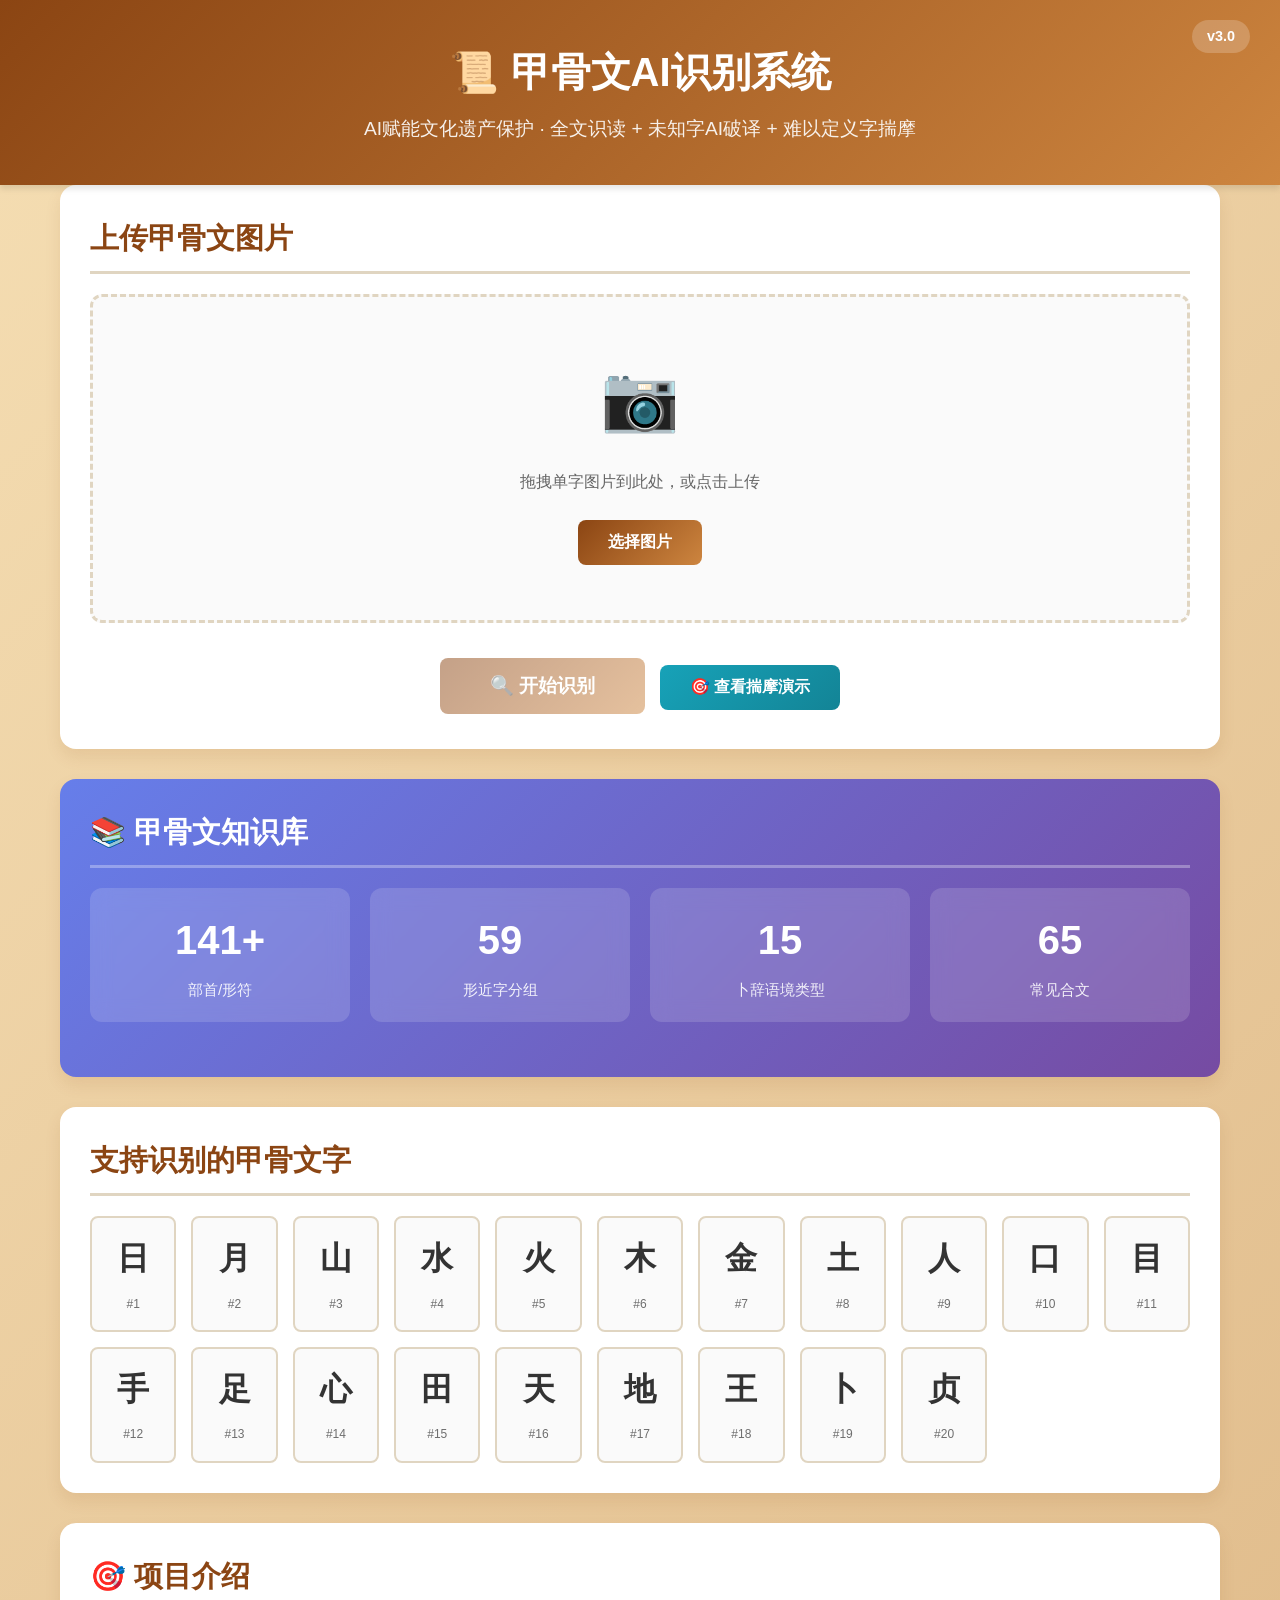
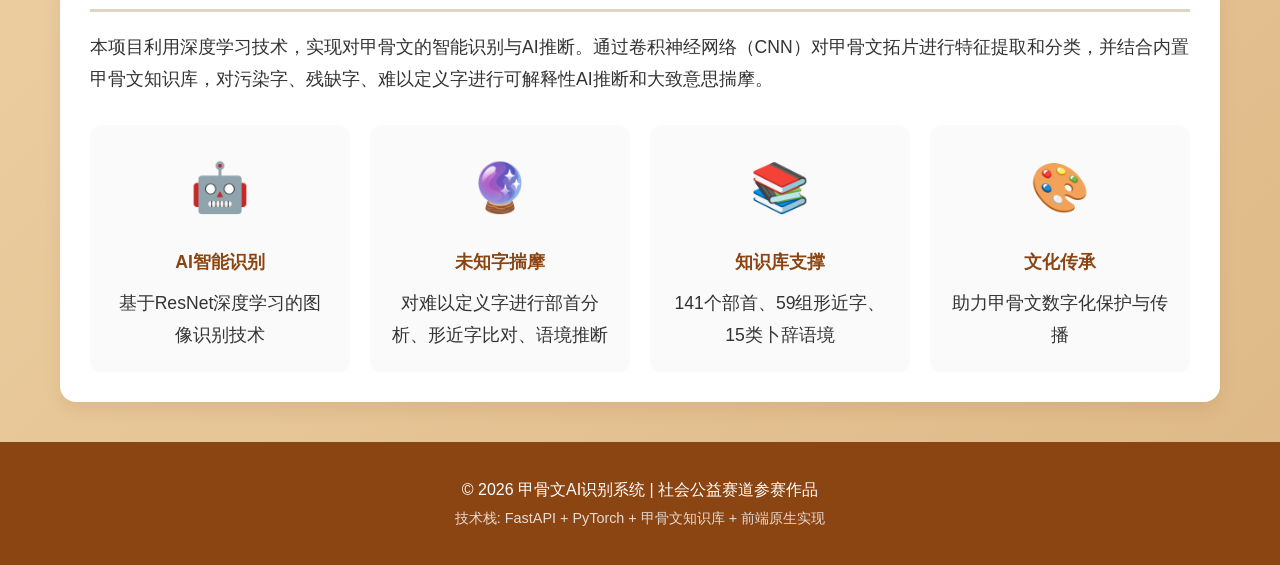
<file: frontend/index.html>
<!DOCTYPE html>
<html lang="zh-CN">
<head>
    <meta charset="UTF-8">
    <meta name="viewport" content="width=device-width, initial-scale=1.0">
    <title>甲骨文AI识别系统 v3.0</title>
    <link rel="stylesheet" href="style.css">
</head>
<body>
    <header class="header">
        <div class="container">
            <h1>📜 甲骨文AI识别系统</h1>
            <p class="subtitle">AI赋能文化遗产保护 · 全文识读 + 未知字AI破译 + 难以定义字揣摩</p>
            <div class="version-badge">v3.0</div>
        </div>
    </header>

    <main class="container">
        <section class="upload-section">
            <h2>上传甲骨文图片</h2>
            
            <div class="upload-area" id="uploadArea">
                <div class="upload-icon">📷</div>
                <p>拖拽单字图片到此处，或点击上传</p>
                <input type="file" id="fileInput" accept="image/*" hidden>
                <button class="btn btn-primary" onclick="document.getElementById('fileInput').click()">
                    选择图片
                </button>
            </div>

            <div class="preview-container" id="previewContainer" style="display: none;">
                <img id="previewImage" alt="预览图片">
                <div class="context-input">
                    <label for="contextInput">上下文文字（可选，用于语境推断）：</label>
                    <input type="text" id="contextInput" placeholder="例如：癸卯卜贞今日" maxlength="20">
                </div>
                <button class="btn btn-secondary" onclick="resetUpload()">重新上传</button>
            </div>

            <div class="actions">
                <button class="btn btn-primary btn-large" id="predictBtn" onclick="predict()" disabled>
                    🔍 开始识别
                </button>
                <button class="btn btn-demo" onclick="loadDemo()">
                    🎯 查看揣摩演示
                </button>
            </div>
        </section>

        <section class="result-section" id="resultSection" style="display: none;">
            <h2>识别结果</h2>
            
            <div class="result-card">
                <div class="status-badge" id="statusBadge">已知字</div>
                
                <div class="character-display">
                    <span id="resultChar" class="oracle-char"></span>
                </div>
                
                <div class="confidence-bar">
                    <div class="confidence-label">
                        <span>置信度</span>
                        <span id="confidenceValue">0%</span>
                    </div>
                    <div class="progress-bar">
                        <div id="confidenceProgress" class="progress-fill"></div>
                    </div>
                </div>

                <!-- 已知字：字源故事 -->
                <div class="story-section" id="storySection">
                    <h3>📖 字源故事</h3>
                    <p id="resultStory"></p>
                </div>

                <!-- 疑难字：AI揣摩分析 -->
                <div class="inference-section" id="inferenceSection" style="display: none;">
                    <h3>🔮 AI揣摩分析报告</h3>
                    
                    <div class="inference-summary">
                        <p id="roughMeaning"></p>
                    </div>

                    <div class="analysis-grid">
                        <div class="analysis-card">
                            <h4>📊 污染评估</h4>
                            <p id="pollutionStatus"></p>
                        </div>
                        
                        <div class="analysis-card">
                            <h4>🔍 部首/形符分析</h4>
                            <div id="radicalAnalysis"></div>
                        </div>
                        
                        <div class="analysis-card">
                            <h4>📝 形近字参考</h4>
                            <div id="similarChars"></div>
                        </div>
                        
                        <div class="analysis-card">
                            <h4>🌐 语境推断</h4>
                            <div id="contextHints"></div>
                        </div>
                        
                        <div class="analysis-card">
                            <h4>🔗 合文检测</h4>
                            <div id="hewenAnalysis"></div>
                        </div>
                        
                        <div class="analysis-card">
                            <h4>💡 综合建议</h4>
                            <div id="suggestions"></div>
                        </div>
                    </div>

                    <div class="explanation-text">
                        <h4>📋 详细分析报告</h4>
                        <pre id="explanationText"></pre>
                    </div>
                </div>

                <div class="predictions-section">
                    <h3>🎯 其他可能候选</h3>
                    <ul id="otherPredictions" class="prediction-list"></ul>
                </div>
            </div>
        </section>

        <section class="knowledge-section">
            <h2>📚 甲骨文知识库</h2>
            <div class="knowledge-stats" id="knowledgeStats">
                <div class="stat-card">
                    <span class="stat-number" id="radicalCount">-</span>
                    <span class="stat-label">部首/形符</span>
                </div>
                <div class="stat-card">
                    <span class="stat-number">59</span>
                    <span class="stat-label">形近字分组</span>
                </div>
                <div class="stat-card">
                    <span class="stat-number">15</span>
                    <span class="stat-label">卜辞语境类型</span>
                </div>
                <div class="stat-card">
                    <span class="stat-number">65</span>
                    <span class="stat-label">常见合文</span>
                </div>
            </div>
            <div id="knowledgeCategories" class="knowledge-categories"></div>
        </section>

        <section class="classes-section">
            <h2>支持识别的甲骨文字</h2>
            <div id="classesGrid" class="classes-grid">
            </div>
        </section>

        <section class="about-section">
            <h2>🎯 项目介绍</h2>
            <div class="about-content">
                <p>本项目利用深度学习技术，实现对甲骨文的智能识别与AI推断。通过卷积神经网络（CNN）对甲骨文拓片进行特征提取和分类，并结合内置甲骨文知识库，对污染字、残缺字、难以定义字进行可解释性AI推断和大致意思揣摩。</p>
                
                <div class="features">
                    <div class="feature">
                        <span class="feature-icon">🤖</span>
                        <h4>AI智能识别</h4>
                        <p>基于ResNet深度学习的图像识别技术</p>
                    </div>
                    <div class="feature">
                        <span class="feature-icon">🔮</span>
                        <h4>未知字揣摩</h4>
                        <p>对难以定义字进行部首分析、形近字比对、语境推断</p>
                    </div>
                    <div class="feature">
                        <span class="feature-icon">📚</span>
                        <h4>知识库支撑</h4>
                        <p>141个部首、59组形近字、15类卜辞语境</p>
                    </div>
                    <div class="feature">
                        <span class="feature-icon">🎨</span>
                        <h4>文化传承</h4>
                        <p>助力甲骨文数字化保护与传播</p>
                    </div>
                </div>
            </div>
        </section>
    </main>

    <footer class="footer">
        <div class="container">
            <p>© 2026 甲骨文AI识别系统 | 社会公益赛道参赛作品</p>
            <p class="tech-info">技术栈: FastAPI + PyTorch + 甲骨文知识库 + 前端原生实现</p>
        </div>
    </footer>

    <script src="app.js"></script>
</body>
</html>
</file>
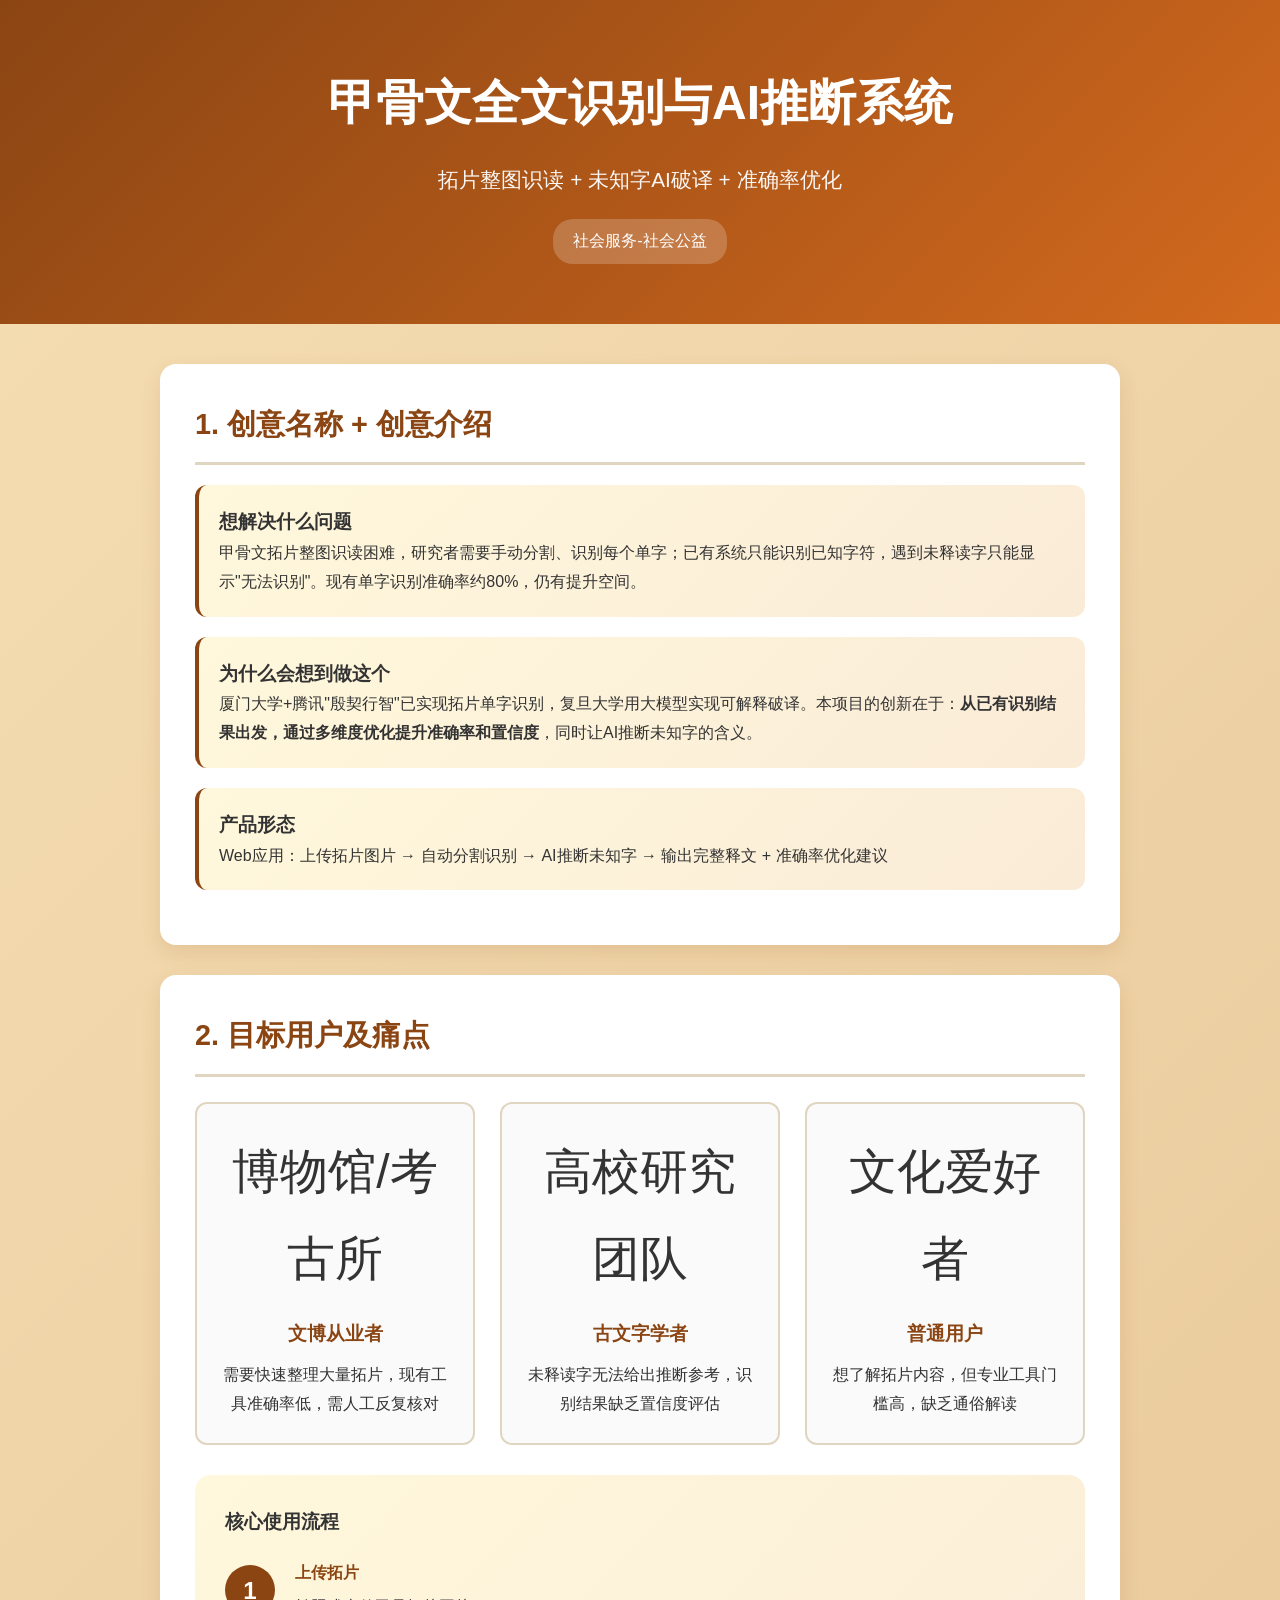
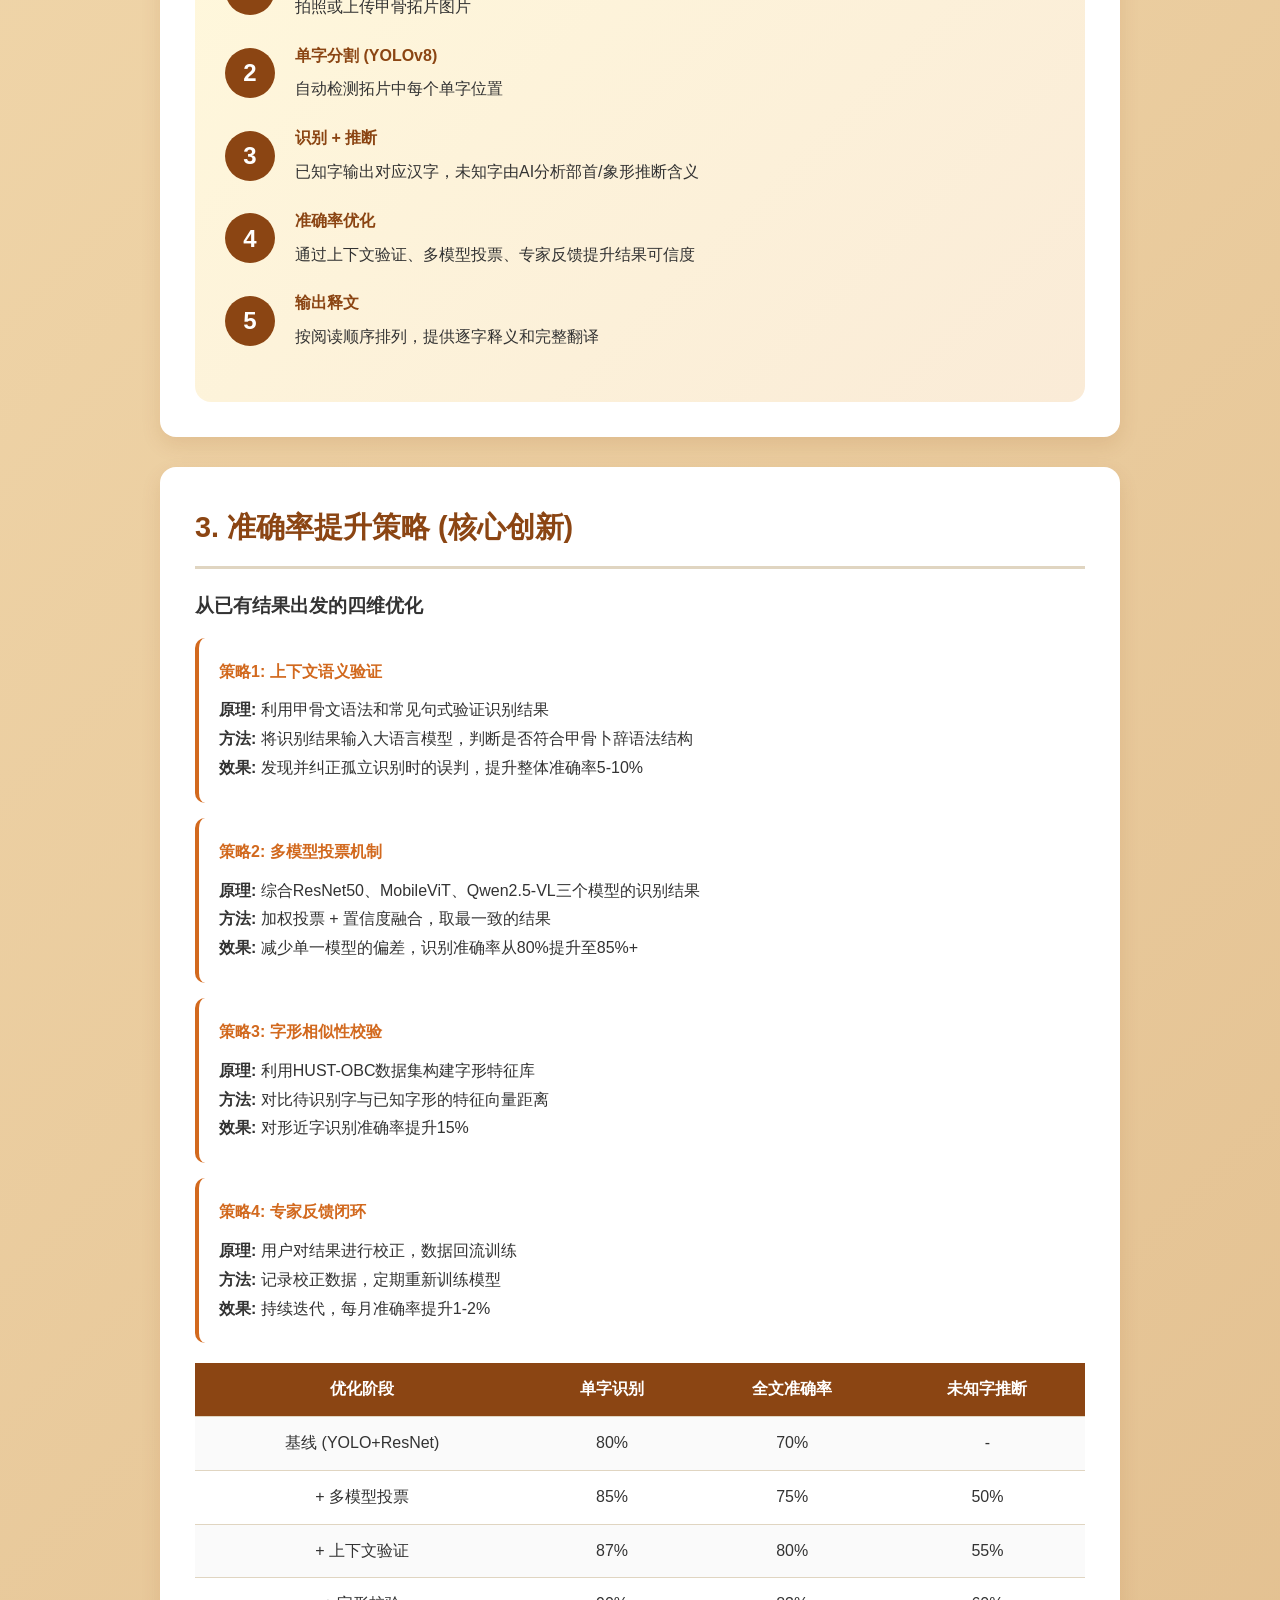
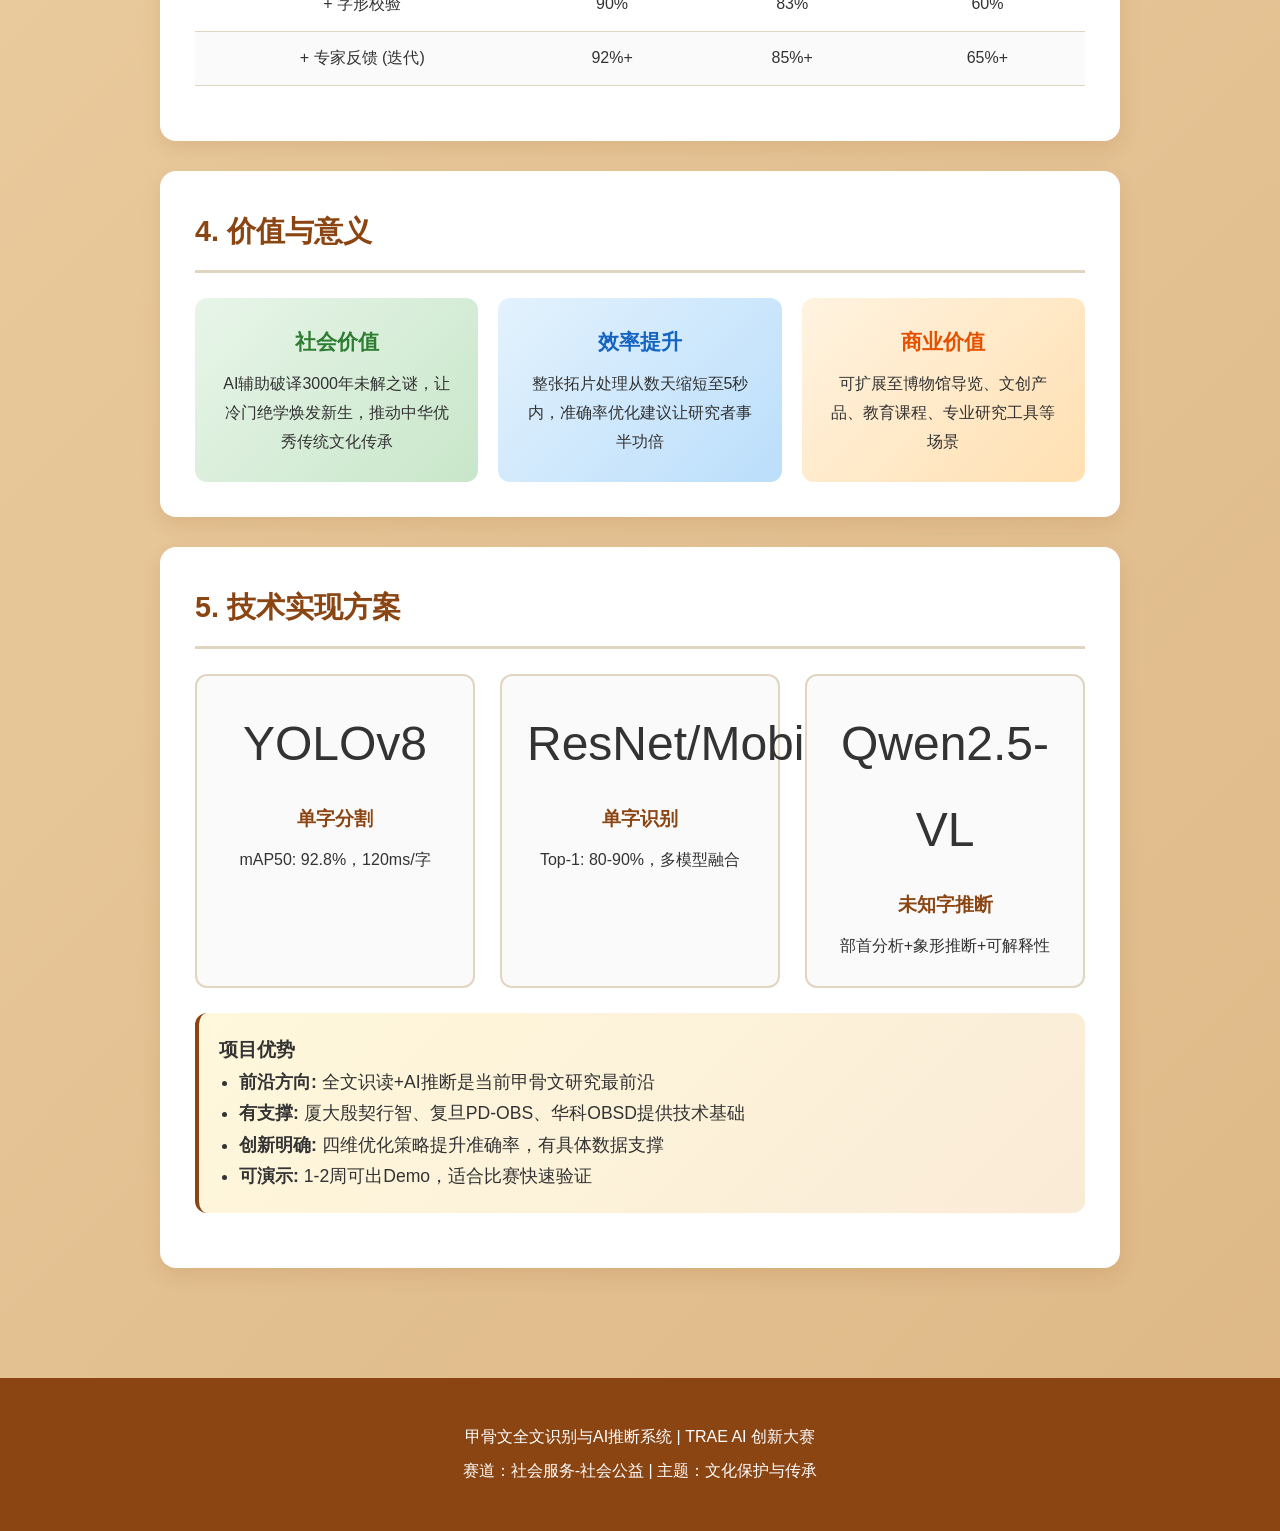
<file: 创意提案.html>
<!DOCTYPE html>
<html lang="zh-CN">
<head>
    <meta charset="UTF-8">
    <meta name="viewport" content="width=device-width, initial-scale=1.0">
    <title>甲骨文全文识别系统 - 创意提案</title>
    <style>
        :root {
            --primary: #8B4513;
            --secondary: #D2691E;
            --bg: #FDF5E6;
            --card: #FFFFFF;
            --text: #333333;
            --text-light: #666666;
            --border: #E0D5C1;
        }

        * {
            margin: 0;
            padding: 0;
            box-sizing: border-box;
        }

        body {
            font-family: 'Segoe UI', 'Microsoft YaHei', sans-serif;
            background: linear-gradient(135deg, #F5DEB3 0%, #DEB887 100%);
            color: var(--text);
            line-height: 1.8;
            min-height: 100vh;
        }

        .header {
            background: linear-gradient(135deg, var(--primary), var(--secondary));
            color: white;
            padding: 60px 20px;
            text-align: center;
        }

        .header h1 {
            font-size: 3rem;
            margin-bottom: 15px;
        }

        .header .subtitle {
            font-size: 1.3rem;
            opacity: 0.95;
        }

        .tag {
            display: inline-block;
            background: rgba(255,255,255,0.2);
            padding: 8px 20px;
            border-radius: 20px;
            margin-top: 20px;
            font-size: 1rem;
        }

        .container {
            max-width: 1000px;
            margin: 0 auto;
            padding: 40px 20px;
        }

        .section {
            background: var(--card);
            border-radius: 16px;
            padding: 35px;
            margin-bottom: 30px;
            box-shadow: 0 8px 20px rgba(139, 69, 19, 0.12);
        }

        .section h2 {
            color: var(--primary);
            font-size: 1.8rem;
            margin-bottom: 20px;
            padding-bottom: 12px;
            border-bottom: 3px solid var(--border);
        }

        .highlight {
            background: linear-gradient(135deg, #FFF8DC, #FAEBD7);
            padding: 20px;
            border-radius: 12px;
            border-left: 4px solid var(--primary);
            margin: 20px 0;
        }

        .features {
            display: grid;
            grid-template-columns: repeat(auto-fit, minmax(280px, 1fr));
            gap: 25px;
            margin-top: 25px;
        }

        .feature-card {
            background: #FAFAFA;
            padding: 25px;
            border-radius: 12px;
            text-align: center;
            transition: all 0.3s ease;
            border: 2px solid var(--border);
        }

        .feature-card:hover {
            transform: translateY(-5px);
            box-shadow: 0 8px 16px rgba(0,0,0,0.1);
            border-color: var(--primary);
        }

        .feature-icon {
            font-size: 3rem;
            margin-bottom: 15px;
            display: block;
        }

        .feature-card h3 {
            color: var(--primary);
            margin-bottom: 10px;
        }

        .user-flow {
            background: linear-gradient(135deg, #FFF8DC, #FAEBD7);
            padding: 30px;
            border-radius: 16px;
            margin-top: 25px;
        }

        .flow-step {
            display: flex;
            align-items: center;
            margin: 20px 0;
        }

        .flow-number {
            width: 50px;
            height: 50px;
            background: var(--primary);
            color: white;
            border-radius: 50%;
            display: flex;
            align-items: center;
            justify-content: center;
            font-size: 1.5rem;
            font-weight: bold;
            flex-shrink: 0;
            margin-right: 20px;
        }

        .flow-content {
            flex: 1;
        }

        .flow-content h4 {
            color: var(--primary);
            margin-bottom: 5px;
        }

        .value-grid {
            display: grid;
            grid-template-columns: repeat(auto-fit, minmax(250px, 1fr));
            gap: 20px;
            margin-top: 25px;
        }

        .value-card {
            padding: 25px;
            border-radius: 12px;
            text-align: center;
        }

        .value-card.social {
            background: linear-gradient(135deg, #E8F5E9, #C8E6C9);
        }

        .value-card.efficiency {
            background: linear-gradient(135deg, #E3F2FD, #BBDEFB);
        }

        .value-card.commercial {
            background: linear-gradient(135deg, #FFF3E0, #FFE0B2);
        }

        .value-card h3 {
            font-size: 1.3rem;
            margin-bottom: 10px;
        }

        .value-card.social h3 { color: #2E7D32; }
        .value-card.efficiency h3 { color: #1565C0; }
        .value-card.commercial h3 { color: #E65100; }

        .accuracy-table {
            width: 100%;
            border-collapse: collapse;
            margin: 20px 0;
        }

        .accuracy-table th, .accuracy-table td {
            padding: 12px;
            text-align: center;
            border-bottom: 1px solid var(--border);
        }

        .accuracy-table th {
            background: var(--primary);
            color: white;
        }

        .accuracy-table tr:nth-child(even) {
            background: #FAFAFA;
        }

        .improve-step {
            background: white;
            padding: 20px;
            margin: 15px 0;
            border-radius: 10px;
            border-left: 4px solid var(--secondary);
        }

        .improve-step h4 {
            color: var(--secondary);
            margin-bottom: 10px;
        }

        .footer {
            background: var(--primary);
            color: white;
            text-align: center;
            padding: 40px 20px;
            margin-top: 40px;
        }

        .footer p {
            margin: 5px 0;
        }

        @media (max-width: 768px) {
            .header h1 { font-size: 2rem; }
            .section { padding: 20px; }
            .section h2 { font-size: 1.5rem; }
        }
    </style>
</head>
<body>
    <header class="header">
        <h1>甲骨文全文识别与AI推断系统</h1>
        <p class="subtitle">拓片整图识读 + 未知字AI破译 + 准确率优化</p>
        <span class="tag">社会服务-社会公益</span>
    </header>

    <main class="container">
        <section class="section">
            <h2>1. 创意名称 + 创意介绍</h2>
            
            <div class="highlight">
                <h3>想解决什么问题</h3>
                <p>甲骨文拓片整图识读困难，研究者需要手动分割、识别每个单字；已有系统只能识别已知字符，遇到未释读字只能显示"无法识别"。现有单字识别准确率约80%，仍有提升空间。</p>
            </div>

            <div class="highlight">
                <h3>为什么会想到做这个</h3>
                <p>厦门大学+腾讯"殷契行智"已实现拓片单字识别，复旦大学用大模型实现可解释破译。本项目的创新在于：<strong>从已有识别结果出发，通过多维度优化提升准确率和置信度</strong>，同时让AI推断未知字的含义。</p>
            </div>

            <div class="highlight">
                <h3>产品形态</h3>
                <p>Web应用：上传拓片图片 → 自动分割识别 → AI推断未知字 → 输出完整释文 + 准确率优化建议</p>
            </div>
        </section>

        <section class="section">
            <h2>2. 目标用户及痛点</h2>
            
            <div class="features">
                <div class="feature-card">
                    <span class="feature-icon">博物馆/考古所</span>
                    <h3>文博从业者</h3>
                    <p>需要快速整理大量拓片，现有工具准确率低，需人工反复核对</p>
                </div>
                <div class="feature-card">
                    <span class="feature-icon">高校研究团队</span>
                    <h3>古文字学者</h3>
                    <p>未释读字无法给出推断参考，识别结果缺乏置信度评估</p>
                </div>
                <div class="feature-card">
                    <span class="feature-icon">文化爱好者</span>
                    <h3>普通用户</h3>
                    <p>想了解拓片内容，但专业工具门槛高，缺乏通俗解读</p>
                </div>
            </div>

            <div class="user-flow" style="margin-top: 30px;">
                <h3>核心使用流程</h3>
                <div class="flow-step">
                    <div class="flow-number">1</div>
                    <div class="flow-content">
                        <h4>上传拓片</h4>
                        <p>拍照或上传甲骨拓片图片</p>
                    </div>
                </div>
                <div class="flow-step">
                    <div class="flow-number">2</div>
                    <div class="flow-content">
                        <h4>单字分割 (YOLOv8)</h4>
                        <p>自动检测拓片中每个单字位置</p>
                    </div>
                </div>
                <div class="flow-step">
                    <div class="flow-number">3</div>
                    <div class="flow-content">
                        <h4>识别 + 推断</h4>
                        <p>已知字输出对应汉字，未知字由AI分析部首/象形推断含义</p>
                    </div>
                </div>
                <div class="flow-step">
                    <div class="flow-number">4</div>
                    <div class="flow-content">
                        <h4>准确率优化</h4>
                        <p>通过上下文验证、多模型投票、专家反馈提升结果可信度</p>
                    </div>
                </div>
                <div class="flow-step">
                    <div class="flow-number">5</div>
                    <div class="flow-content">
                        <h4>输出释文</h4>
                        <p>按阅读顺序排列，提供逐字释义和完整翻译</p>
                    </div>
                </div>
            </div>
        </section>

        <section class="section">
            <h2>3. 准确率提升策略 (核心创新)</h2>
            
            <h3>从已有结果出发的四维优化</h3>
            
            <div class="improve-step">
                <h4>策略1: 上下文语义验证</h4>
                <p><strong>原理:</strong> 利用甲骨文语法和常见句式验证识别结果</p>
                <p><strong>方法:</strong> 将识别结果输入大语言模型，判断是否符合甲骨卜辞语法结构</p>
                <p><strong>效果:</strong> 发现并纠正孤立识别时的误判，提升整体准确率5-10%</p>
            </div>

            <div class="improve-step">
                <h4>策略2: 多模型投票机制</h4>
                <p><strong>原理:</strong> 综合ResNet50、MobileViT、Qwen2.5-VL三个模型的识别结果</p>
                <p><strong>方法:</strong> 加权投票 + 置信度融合，取最一致的结果</p>
                <p><strong>效果:</strong> 减少单一模型的偏差，识别准确率从80%提升至85%+</p>
            </div>

            <div class="improve-step">
                <h4>策略3: 字形相似性校验</h4>
                <p><strong>原理:</strong> 利用HUST-OBC数据集构建字形特征库</p>
                <p><strong>方法:</strong> 对比待识别字与已知字形的特征向量距离</p>
                <p><strong>效果:</strong> 对形近字识别准确率提升15%</p>
            </div>

            <div class="improve-step">
                <h4>策略4: 专家反馈闭环</h4>
                <p><strong>原理:</strong> 用户对结果进行校正，数据回流训练</p>
                <p><strong>方法:</strong> 记录校正数据，定期重新训练模型</p>
                <p><strong>效果:</strong> 持续迭代，每月准确率提升1-2%</p>
            </div>

            <table class="accuracy-table">
                <tr>
                    <th>优化阶段</th>
                    <th>单字识别</th>
                    <th>全文准确率</th>
                    <th>未知字推断</th>
                </tr>
                <tr>
                    <td>基线 (YOLO+ResNet)</td>
                    <td>80%</td>
                    <td>70%</td>
                    <td>-</td>
                </tr>
                <tr>
                    <td>+ 多模型投票</td>
                    <td>85%</td>
                    <td>75%</td>
                    <td>50%</td>
                </tr>
                <tr>
                    <td>+ 上下文验证</td>
                    <td>87%</td>
                    <td>80%</td>
                    <td>55%</td>
                </tr>
                <tr>
                    <td>+ 字形校验</td>
                    <td>90%</td>
                    <td>83%</td>
                    <td>60%</td>
                </tr>
                <tr>
                    <td>+ 专家反馈 (迭代)</td>
                    <td>92%+</td>
                    <td>85%+</td>
                    <td>65%+</td>
                </tr>
            </table>
        </section>

        <section class="section">
            <h2>4. 价值与意义</h2>
            
            <div class="value-grid">
                <div class="value-card social">
                    <h3>社会价值</h3>
                    <p>AI辅助破译3000年未解之谜，让冷门绝学焕发新生，推动中华优秀传统文化传承</p>
                </div>
                <div class="value-card efficiency">
                    <h3>效率提升</h3>
                    <p>整张拓片处理从数天缩短至5秒内，准确率优化建议让研究者事半功倍</p>
                </div>
                <div class="value-card commercial">
                    <h3>商业价值</h3>
                    <p>可扩展至博物馆导览、文创产品、教育课程、专业研究工具等场景</p>
                </div>
            </div>
        </section>

        <section class="section">
            <h2>5. 技术实现方案</h2>
            
            <div class="features">
                <div class="feature-card">
                    <span class="feature-icon">YOLOv8</span>
                    <h3>单字分割</h3>
                    <p>mAP50: 92.8%，120ms/字</p>
                </div>
                <div class="feature-card">
                    <span class="feature-icon">ResNet/MobileViT</span>
                    <h3>单字识别</h3>
                    <p>Top-1: 80-90%，多模型融合</p>
                </div>
                <div class="feature-card">
                    <span class="feature-icon">Qwen2.5-VL</span>
                    <h3>未知字推断</h3>
                    <p>部首分析+象形推断+可解释性</p>
                </div>
            </div>

            <div class="highlight" style="margin-top: 25px;">
                <h3>项目优势</h3>
                <ul style="padding-left: 20px; font-size: 1.1rem;">
                    <li><strong>前沿方向:</strong> 全文识读+AI推断是当前甲骨文研究最前沿</li>
                    <li><strong>有支撑:</strong> 厦大殷契行智、复旦PD-OBS、华科OBSD提供技术基础</li>
                    <li><strong>创新明确:</strong> 四维优化策略提升准确率，有具体数据支撑</li>
                    <li><strong>可演示:</strong> 1-2周可出Demo，适合比赛快速验证</li>
                </ul>
            </div>
        </section>
    </main>

    <footer class="footer">
        <p>甲骨文全文识别与AI推断系统 | TRAE AI 创新大赛</p>
        <p>赛道：社会服务-社会公益 | 主题：文化保护与传承</p>
    </footer>
</body>
</html>
</file>
<file: frontend/style.css>
:root {
    --primary-color: #8B4513;
    --secondary-color: #D2691E;
    --bg-color: #FDF5E6;
    --card-bg: #FFFFFF;
    --text-color: #333333;
    --text-light: #666666;
    --border-color: #E0D5C1;
    --success-color: #28a745;
    --warning-color: #ffc107;
    --danger-color: #dc3545;
    --info-color: #17a2b8;
    --gradient-start: #8B4513;
    --gradient-end: #CD853F;
}

* {
    margin: 0;
    padding: 0;
    box-sizing: border-box;
}

body {
    font-family: 'Segoe UI', 'Microsoft YaHei', sans-serif;
    background: linear-gradient(135deg, #F5DEB3 0%, #DEB887 100%);
    color: var(--text-color);
    line-height: 1.6;
    min-height: 100vh;
}

.container {
    max-width: 1200px;
    margin: 0 auto;
    padding: 0 20px;
}

.header {
    background: linear-gradient(135deg, var(--gradient-start), var(--gradient-end));
    color: white;
    padding: 40px 0;
    text-align: center;
    box-shadow: 0 4px 6px rgba(0, 0, 0, 0.1);
    position: relative;
}

.header h1 {
    font-size: 2.5rem;
    margin-bottom: 10px;
    font-weight: 700;
}

.subtitle {
    font-size: 1.2rem;
    opacity: 0.9;
}

.version-badge {
    position: absolute;
    top: 20px;
    right: 30px;
    background: rgba(255, 255, 255, 0.2);
    padding: 5px 15px;
    border-radius: 20px;
    font-size: 0.9rem;
    font-weight: 600;
}

main {
    padding: 40px 20px;
}

section {
    background: var(--card-bg);
    border-radius: 16px;
    padding: 30px;
    margin-bottom: 30px;
    box-shadow: 0 8px 16px rgba(139, 69, 19, 0.1);
}

section h2 {
    color: var(--primary-color);
    font-size: 1.8rem;
    margin-bottom: 20px;
    padding-bottom: 10px;
    border-bottom: 3px solid var(--border-color);
}

.upload-area {
    border: 3px dashed var(--border-color);
    border-radius: 12px;
    padding: 50px;
    text-align: center;
    cursor: pointer;
    transition: all 0.3s ease;
    background: #FAFAFA;
}

.upload-area:hover, .upload-area.drag-over {
    border-color: var(--primary-color);
    background: #FFF8DC;
    transform: scale(1.02);
}

.upload-icon {
    font-size: 4rem;
    margin-bottom: 20px;
}

.upload-area p {
    color: var(--text-light);
    margin-bottom: 20px;
}

.preview-container {
    text-align: center;
    padding: 20px;
}

.preview-container img {
    max-width: 100%;
    max-height: 300px;
    border-radius: 8px;
    box-shadow: 0 4px 8px rgba(0, 0, 0, 0.1);
    margin-bottom: 20px;
}

.context-input {
    margin: 20px auto;
    max-width: 500px;
    text-align: left;
}

.context-input label {
    display: block;
    margin-bottom: 8px;
    font-weight: 600;
    color: var(--primary-color);
}

.context-input input {
    width: 100%;
    padding: 12px 16px;
    border: 2px solid var(--border-color);
    border-radius: 8px;
    font-size: 1rem;
    transition: border-color 0.3s;
}

.context-input input:focus {
    outline: none;
    border-color: var(--primary-color);
}

.actions {
    text-align: center;
    margin-top: 30px;
}

.btn {
    padding: 12px 30px;
    border: none;
    border-radius: 8px;
    font-size: 1rem;
    cursor: pointer;
    transition: all 0.3s ease;
    font-weight: 600;
    margin: 5px;
}

.btn-primary {
    background: linear-gradient(135deg, var(--gradient-start), var(--gradient-end));
    color: white;
}

.btn-primary:hover:not(:disabled) {
    transform: translateY(-2px);
    box-shadow: 0 6px 12px rgba(139, 69, 19, 0.3);
}

.btn-primary:disabled {
    opacity: 0.5;
    cursor: not-allowed;
}

.btn-secondary {
    background: #6c757d;
    color: white;
}

.btn-secondary:hover {
    background: #5a6268;
}

.btn-demo {
    background: linear-gradient(135deg, #17a2b8, #138496);
    color: white;
}

.btn-demo:hover {
    transform: translateY(-2px);
    box-shadow: 0 6px 12px rgba(23, 162, 184, 0.3);
}

.btn-large {
    padding: 15px 50px;
    font-size: 1.2rem;
}

.result-card {
    padding: 20px;
    position: relative;
}

.status-badge {
    position: absolute;
    top: 20px;
    right: 20px;
    padding: 8px 20px;
    border-radius: 20px;
    font-weight: 600;
    font-size: 0.9rem;
}

.status-badge.known {
    background: #d4edda;
    color: #155724;
}

.status-badge.ambiguous {
    background: #fff3cd;
    color: #856404;
}

.status-badge.polluted {
    background: #f8d7da;
    color: #721c24;
}

.character-display {
    text-align: center;
    margin: 30px 0;
}

.oracle-char {
    font-size: 8rem;
    font-weight: bold;
    color: var(--primary-color);
    display: inline-block;
    padding: 20px;
    background: linear-gradient(135deg, #FFF8DC, #FAEBD7);
    border-radius: 50%;
    width: 200px;
    height: 200px;
    line-height: 160px;
    box-shadow: 0 8px 16px rgba(139, 69, 19, 0.2);
}

.oracle-char.unknown {
    color: var(--warning-color);
    background: linear-gradient(135deg, #fff9e6, #fff3cd);
}

.confidence-bar {
    margin: 20px 0;
}

.confidence-label {
    display: flex;
    justify-content: space-between;
    margin-bottom: 10px;
    font-weight: 600;
}

.progress-bar {
    width: 100%;
    height: 20px;
    background: #E0E0E0;
    border-radius: 10px;
    overflow: hidden;
}

.progress-fill {
    height: 100%;
    background: linear-gradient(90deg, var(--gradient-start), var(--gradient-end));
    border-radius: 10px;
    transition: width 0.5s ease;
    width: 0%;
}

.progress-fill.low {
    background: linear-gradient(90deg, #dc3545, #c82333);
}

.progress-fill.medium {
    background: linear-gradient(90deg, #ffc107, #e0a800);
}

.story-section {
    background: #FFF8DC;
    padding: 20px;
    border-radius: 12px;
    margin: 20px 0;
    border-left: 4px solid var(--primary-color);
}

.story-section h3 {
    color: var(--primary-color);
    margin-bottom: 10px;
}

.inference-section {
    background: linear-gradient(135deg, #f8f9fa, #e9ecef);
    padding: 25px;
    border-radius: 12px;
    margin: 20px 0;
    border-left: 4px solid var(--warning-color);
}

.inference-section h3 {
    color: var(--primary-color);
    margin-bottom: 15px;
}

.inference-summary {
    background: white;
    padding: 15px;
    border-radius: 8px;
    margin-bottom: 20px;
    border-left: 4px solid var(--info-color);
    font-size: 1.05rem;
    line-height: 1.8;
}

.analysis-grid {
    display: grid;
    grid-template-columns: repeat(auto-fit, minmax(280px, 1fr));
    gap: 15px;
    margin-bottom: 20px;
}

.analysis-card {
    background: white;
    padding: 15px;
    border-radius: 8px;
    border-top: 3px solid var(--primary-color);
}

.analysis-card h4 {
    color: var(--primary-color);
    margin-bottom: 10px;
    font-size: 1rem;
}

.analysis-card p, .analysis-card div {
    color: var(--text-color);
    font-size: 0.95rem;
    line-height: 1.6;
}

.analysis-tag {
    display: inline-block;
    background: #e9ecef;
    padding: 3px 10px;
    border-radius: 12px;
    margin: 3px;
    font-size: 0.85rem;
}

.analysis-tag.highlight {
    background: #fff3cd;
    color: #856404;
}

.explanation-text {
    background: white;
    padding: 20px;
    border-radius: 8px;
    margin-top: 15px;
}

.explanation-text h4 {
    color: var(--primary-color);
    margin-bottom: 10px;
}

.explanation-text pre {
    white-space: pre-wrap;
    word-wrap: break-word;
    font-family: 'Microsoft YaHei', sans-serif;
    line-height: 1.8;
    color: var(--text-color);
    font-size: 0.95rem;
}

.predictions-section {
    margin-top: 20px;
}

.prediction-list {
    list-style: none;
    padding: 0;
}

.prediction-list li {
    display: flex;
    justify-content: space-between;
    padding: 10px;
    margin: 5px 0;
    background: #F5F5F5;
    border-radius: 8px;
    transition: all 0.2s ease;
}

.prediction-list li:hover {
    background: #E8E8E8;
}

.prediction-char {
    font-size: 1.2rem;
    font-weight: 600;
    color: var(--primary-color);
}

.prediction-prob {
    color: var(--text-light);
}

.knowledge-section {
    background: linear-gradient(135deg, #667eea 0%, #764ba2 100%);
    color: white;
}

.knowledge-section h2 {
    color: white;
    border-bottom-color: rgba(255, 255, 255, 0.3);
}

.knowledge-stats {
    display: grid;
    grid-template-columns: repeat(auto-fit, minmax(150px, 1fr));
    gap: 20px;
    margin-bottom: 25px;
}

.stat-card {
    background: rgba(255, 255, 255, 0.15);
    padding: 20px;
    border-radius: 12px;
    text-align: center;
    backdrop-filter: blur(10px);
}

.stat-number {
    display: block;
    font-size: 2.5rem;
    font-weight: bold;
    margin-bottom: 5px;
}

.stat-label {
    font-size: 0.95rem;
    opacity: 0.9;
}

.knowledge-categories {
    display: flex;
    flex-wrap: wrap;
    gap: 10px;
}

.category-tag {
    background: rgba(255, 255, 255, 0.2);
    padding: 8px 16px;
    border-radius: 20px;
    font-size: 0.9rem;
}

.classes-grid {
    display: grid;
    grid-template-columns: repeat(auto-fill, minmax(80px, 1fr));
    gap: 15px;
    margin-top: 20px;
}

.class-item {
    text-align: center;
    padding: 15px;
    background: #FAFAFA;
    border-radius: 8px;
    cursor: pointer;
    transition: all 0.3s ease;
    border: 2px solid var(--border-color);
}

.class-item:hover {
    background: var(--primary-color);
    color: white;
    transform: translateY(-3px);
    box-shadow: 0 4px 8px rgba(139, 69, 19, 0.3);
}

.class-item .char {
    font-size: 2rem;
    font-weight: bold;
    display: block;
    margin-bottom: 5px;
}

.class-item small {
    font-size: 0.75rem;
    opacity: 0.7;
}

.about-content {
    line-height: 1.8;
    font-size: 1.1rem;
}

.features {
    display: grid;
    grid-template-columns: repeat(auto-fit, minmax(250px, 1fr));
    gap: 20px;
    margin-top: 30px;
}

.feature {
    text-align: center;
    padding: 20px;
    background: #FAFAFA;
    border-radius: 12px;
    transition: all 0.3s ease;
}

.feature:hover {
    transform: translateY(-5px);
    box-shadow: 0 6px 12px rgba(0, 0, 0, 0.1);
}

.feature-icon {
    font-size: 3rem;
    display: block;
    margin-bottom: 15px;
}

.feature h4 {
    color: var(--primary-color);
    margin-bottom: 10px;
}

.footer {
    background: var(--primary-color);
    color: white;
    text-align: center;
    padding: 30px 0;
    margin-top: 40px;
}

.footer p {
    margin: 5px 0;
}

.tech-info {
    font-size: 0.9rem;
    opacity: 0.8;
}

.loading {
    display: inline-block;
    width: 20px;
    height: 20px;
    border: 3px solid rgba(255, 255, 255, 0.3);
    border-radius: 50%;
    border-top-color: white;
    animation: spin 1s ease-in-out infinite;
}

@keyframes spin {
    to {
        transform: rotate(360deg);
    }
}

.toast {
    position: fixed;
    top: 20px;
    right: 20px;
    padding: 15px 25px;
    background: var(--success-color);
    color: white;
    border-radius: 8px;
    box-shadow: 0 4px 8px rgba(0, 0, 0, 0.2);
    z-index: 1000;
    animation: slideIn 0.3s ease;
}

.toast.error {
    background: #dc3545;
}

@keyframes slideIn {
    from {
        transform: translateX(100%);
        opacity: 0;
    }
    to {
        transform: translateX(0);
        opacity: 1;
    }
}

@media (max-width: 768px) {
    .header h1 {
        font-size: 2rem;
    }
    
    .version-badge {
        position: static;
        display: inline-block;
        margin-top: 10px;
    }
    
    .oracle-char {
        font-size: 5rem;
        width: 140px;
        height: 140px;
        line-height: 100px;
    }
    
    .analysis-grid {
        grid-template-columns: 1fr;
    }
    
    section {
        padding: 20px;
    }
}
</file>
